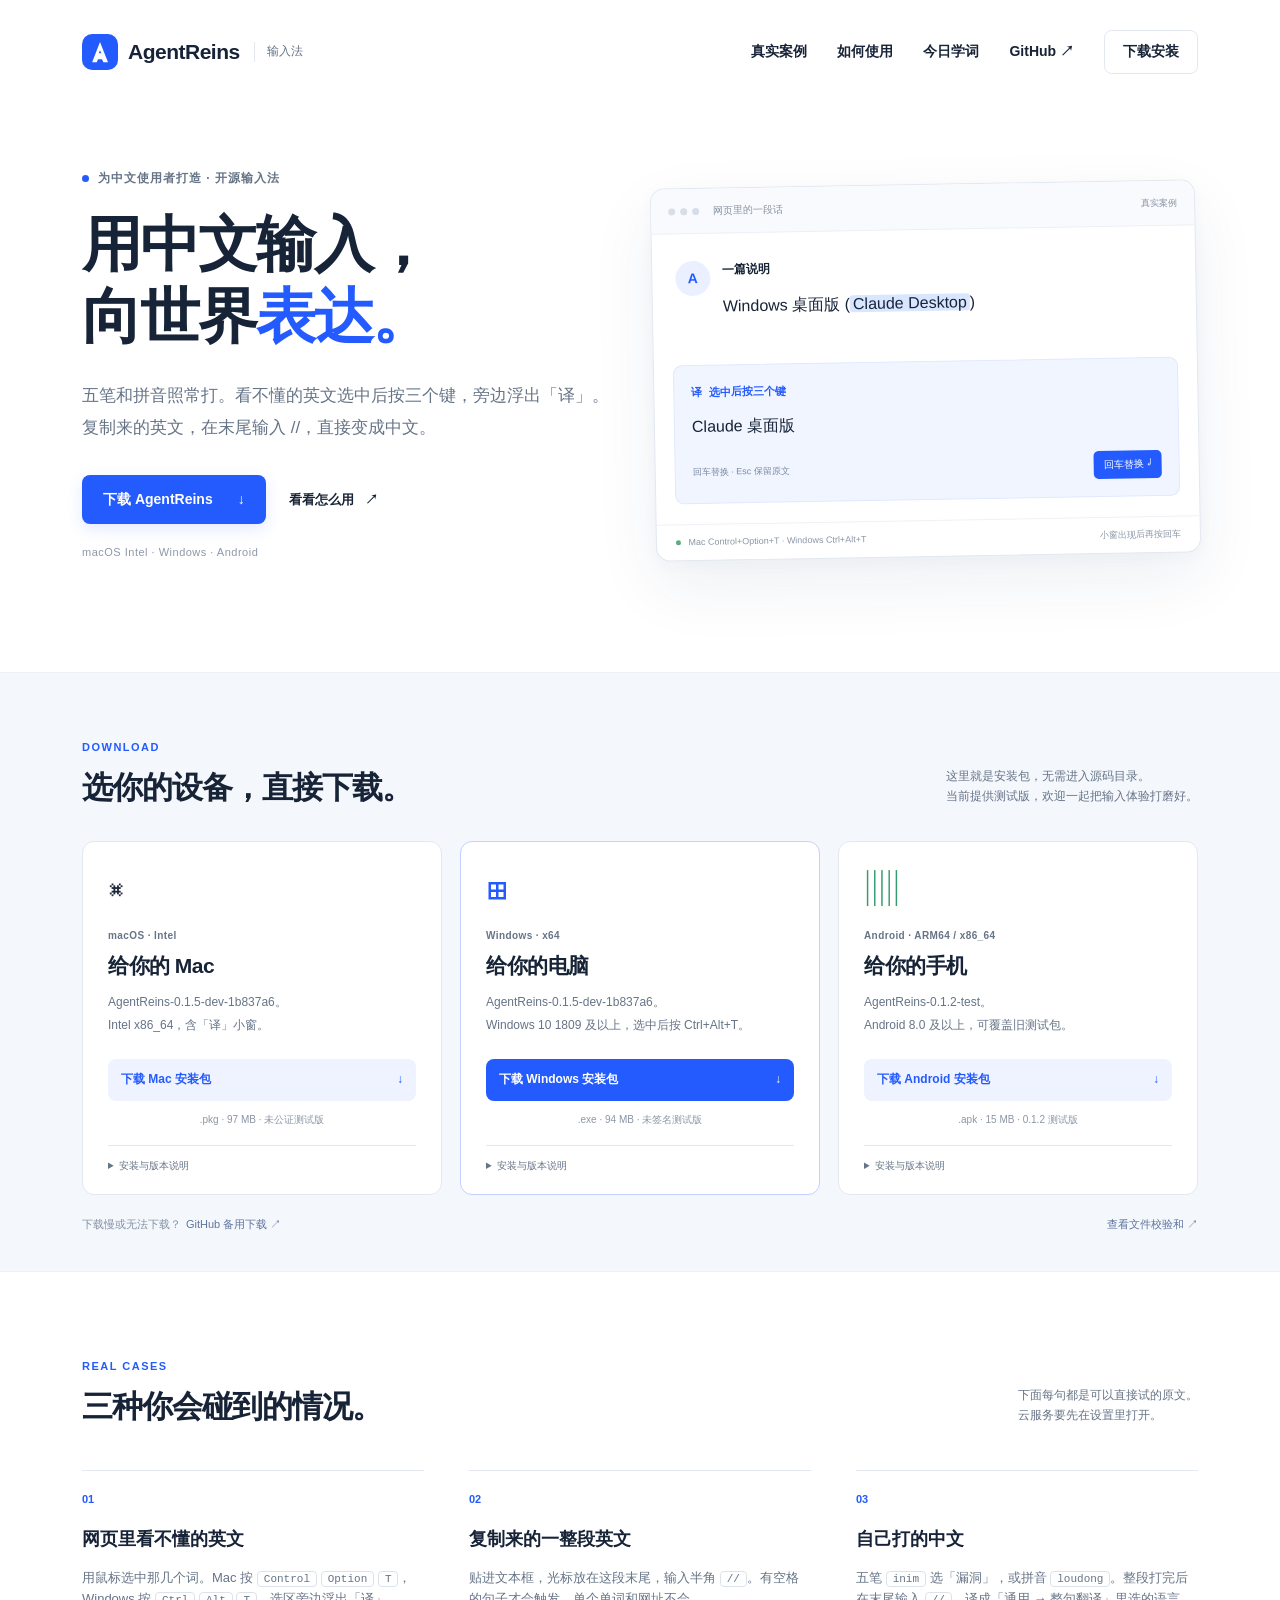
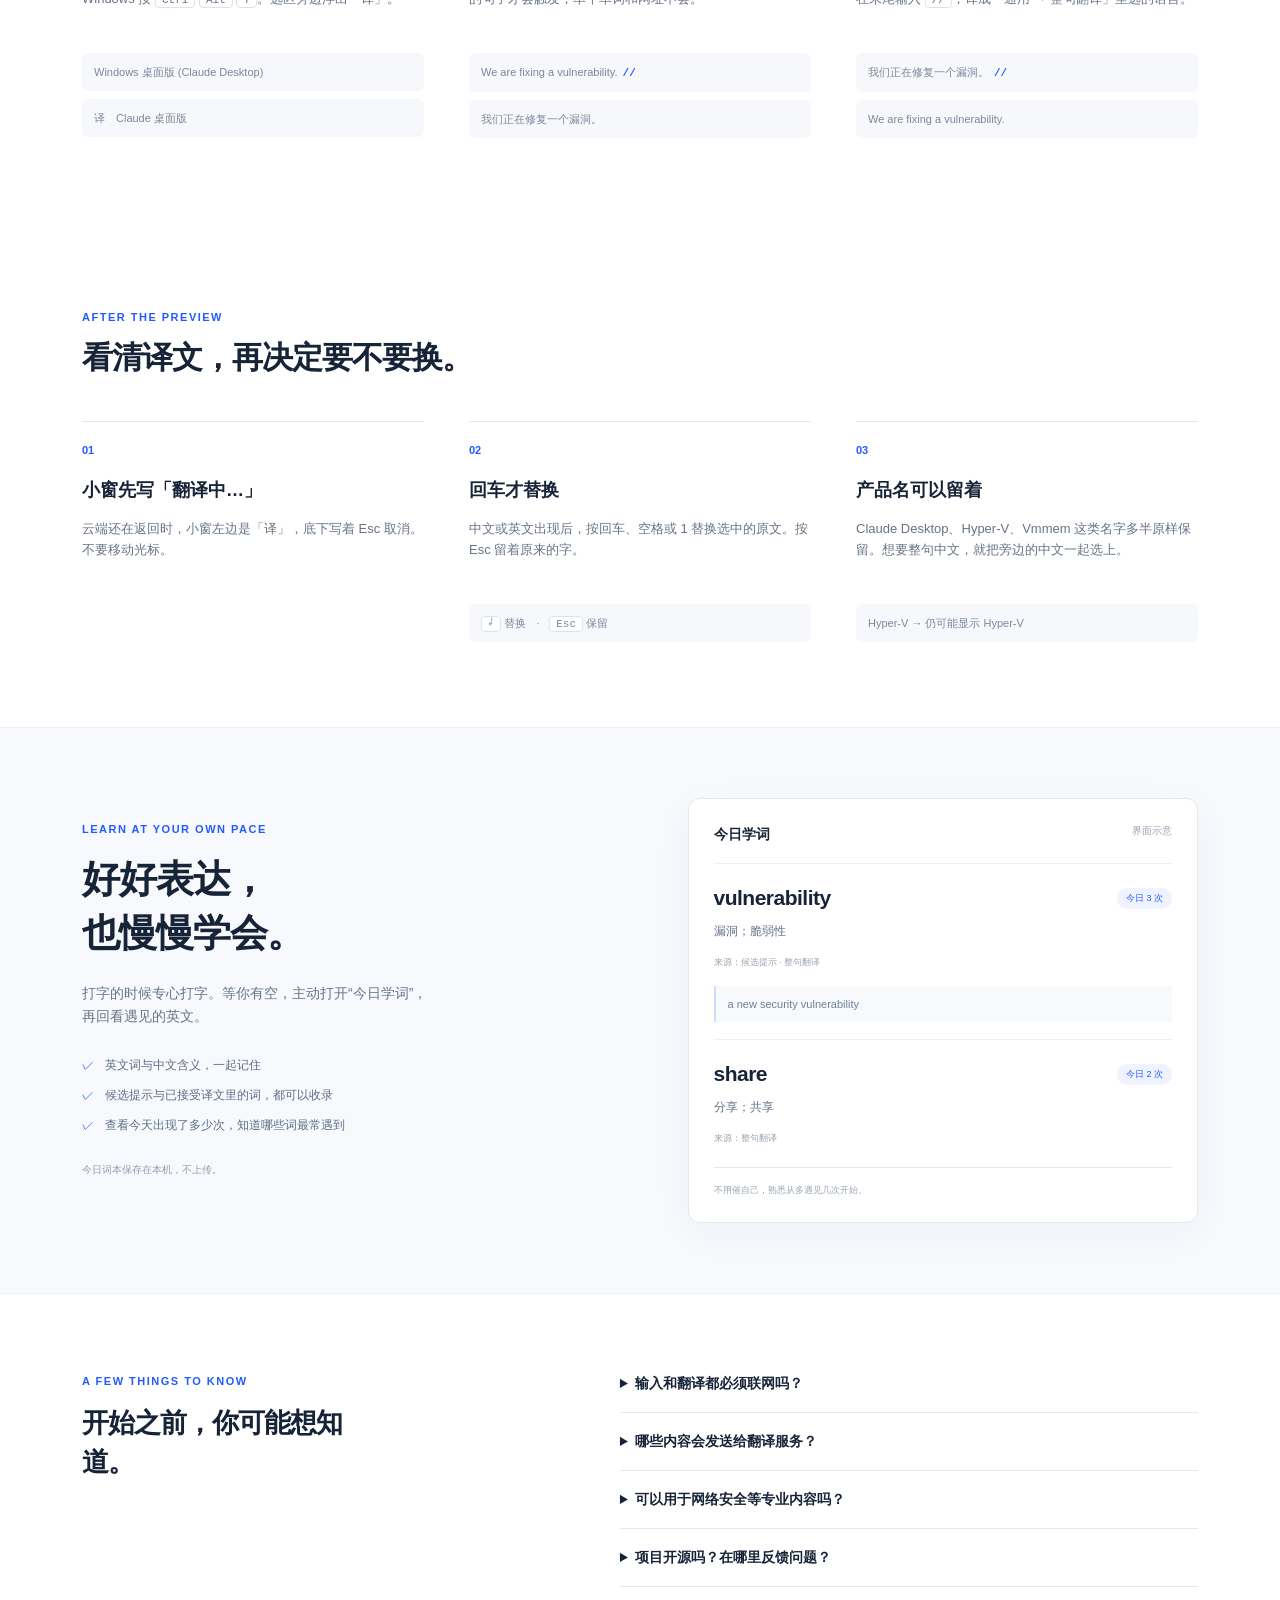
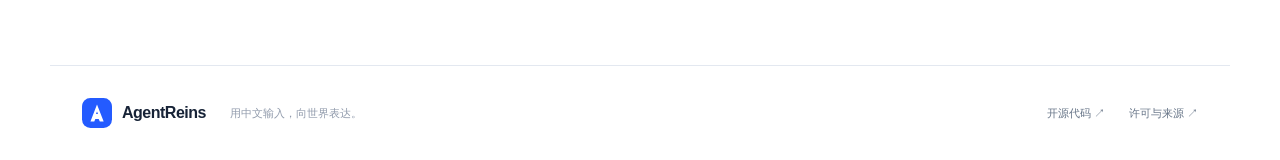
<file: website/index.html>
<!doctype html>
<html lang="zh-CN">
<head>
<meta charset="utf-8"><meta name="viewport" content="width=device-width,initial-scale=1">
<title>AgentReins — 用中文输入，向世界表达</title>
<meta name="description" content="AgentReins 开源输入法，支持五笔、拼音和英文输入，整句中译英与今日学词。直接下载 Mac、Windows、Android 安装包。">
<meta name="theme-color" content="#245bff"><link rel="icon" href="assets/logo.svg" type="image/svg+xml"><link rel="stylesheet" href="assets/site.css">
</head>
<body>
<header class="nav wrap"><a class="brand" href="#"><img src="assets/logo.svg" alt="" width="36" height="36">AgentReins<span>输入法</span></a><nav aria-label="主导航"><a href="#cases">真实案例</a><a href="#how">如何使用</a><a href="#learn">今日学词</a><a href="https://github.com/yardfribley-bit/chuhai-ime">GitHub ↗</a><a class="nav-download" href="#download">下载安装</a></nav></header>
<main>
<section class="hero wrap">
<div class="hero-copy"><p class="eyebrow"><span></span>为中文使用者打造 · 开源输入法</p><h1>用中文输入，<br>向世界<span class="blue">表达。</span></h1><p class="intro">五笔和拼音照常打。看不懂的英文选中后按三个键，旁边浮出「译」。<br>复制来的英文，在末尾输入 //，直接变成中文。</p><a class="button primary" href="#download">下载 AgentReins <span aria-hidden="true">↓</span></a><a class="text-link" href="#how">看看怎么用 <span aria-hidden="true">↗</span></a><p class="platforms">macOS Intel · Windows · Android</p></div>
<div class="demo" aria-label="选中英文后翻译"><div class="window-bar"><div class="dots"><i></i><i></i><i></i></div><span>网页里的一段话</span><span class="demo-badge">真实案例</span></div><div class="editor"><div class="avatar">A</div><div class="editor-body"><div class="editor-name">一篇说明</div><p id="demo-text">Windows 桌面版 (<mark>Claude Desktop</mark>)</p></div></div><div class="translation"><div class="translation-label"><span class="spark">译</span> 选中后按三个键</div><p id="demo-result">Claude 桌面版</p><div class="translation-footer"><span>回车替换 · Esc 保留原文</span><button type="button" id="demo-accept">回车替换 ↵</button></div></div><div class="demo-bottom"><span><i></i> Mac Control+Option+T · Windows Ctrl+Alt+T</span><button id="demo-reset" type="button" hidden>重新演示 ↺</button><span id="demo-status" aria-live="polite">小窗出现后再按回车</span></div></div>
</section>
<section class="download-section" id="download"><div class="wrap"><div class="section-heading"><div><p class="eyebrow">DOWNLOAD</p><h2>选你的设备，直接下载。</h2></div><p>这里就是安装包，无需进入源码目录。<br>当前提供测试版，欢迎一起把输入体验打磨好。</p></div><div class="download-grid">
<article class="download-card"><div class="os-icon" aria-hidden="true">⌘</div><div class="version">macOS · Intel</div><h3>给你的 Mac</h3><p>AgentReins-0.1.5-dev-1b837a6。<br>Intel x86_64，含「译」小窗。</p><a class="button download-button" href="/downloads/AgentReins-0.1.5-dev-1b837a6-macos-x86_64.pkg" download>下载 Mac 安装包 <span>↓</span></a><div class="file-meta">.pkg · 97 MB · 未公证测试版</div><details><summary>安装与版本说明</summary><p>安装后前往“系统设置 → 键盘 → 文本输入 → 编辑”，添加 AgentReins；未出现时注销并重新登录。首次打开若被拦截，在“隐私与安全性”里点“仍要打开”。选中英文后按 Control+Option+T。Apple Silicon 暂需自行编译。</p></details></article>
<article class="download-card recommended"><div class="os-icon windows" aria-hidden="true">⊞</div><div class="version">Windows · x64</div><h3>给你的电脑</h3><p>AgentReins-0.1.5-dev-1b837a6。<br>Windows 10 1809 及以上，选中后按 Ctrl+Alt+T。</p><a class="button download-button" href="/downloads/AgentReins-0.1.5-dev-1b837a6-windows-x86_64-setup.exe" download>下载 Windows 安装包 <span>↓</span></a><div class="file-meta">.exe · 94 MB · 未签名测试版</div><details><summary>安装与版本说明</summary><p>在 Windows 上双击 .exe 安装，完成后选择 AgentReins 输入法，必要时注销并重新登录。已在 GitHub Actions 上编译并通过自动测试，尚待真机验收。测试包没有商业代码签名，系统可能提示未知发布者。</p></details></article>
<article class="download-card"><div class="os-icon android" aria-hidden="true">▥</div><div class="version">Android · ARM64 / x86_64</div><h3>给你的手机</h3><p>AgentReins-0.1.2-test。<br>Android 8.0 及以上，可覆盖旧测试包。</p><a class="button download-button" href="/downloads/AgentReins-0.1.2-test.apk" download>下载 Android 安装包 <span>↓</span></a><div class="file-meta">.apk · 15 MB · 0.1.2 测试版</div><details><summary>安装与版本说明</summary><p>安装 APK 后，到系统键盘管理中启用“AgentReins”，再切换输入法。贴进有空格的英文，在末尾输入 // 译成中文。可覆盖此前用同一测试签名安装的版本。</p></details></article>
</div><div class="download-note"><span>下载慢或无法下载？<a href="https://github.com/yardfribley-bit/chuhai-ime/releases">GitHub 备用下载 ↗</a></span><a href="/downloads/SHA256SUMS">查看文件校验和 ↗</a></div></div></section>
<section class="how wrap" id="cases"><div class="section-heading"><div><p class="eyebrow">REAL CASES</p><h2>三种你会碰到的情况。</h2></div><p>下面每句都是可以直接试的原文。<br>云服务要先在设置里打开。</p></div><div class="steps"><article><div class="step-number">01</div><h3>网页里看不懂的英文</h3><p>用鼠标选中那几个词。Mac 按 <kbd>Control</kbd> <kbd>Option</kbd> <kbd>T</kbd>，Windows 按 <kbd>Ctrl</kbd> <kbd>Alt</kbd> <kbd>T</kbd>。选区旁边浮出「译」。</p><div class="step-example">Windows 桌面版 (Claude Desktop)</div><div class="step-example">译　Claude 桌面版</div></article><article><div class="step-number">02</div><h3>复制来的一整段英文</h3><p>贴进文本框，光标放在这段末尾，输入半角 <kbd>//</kbd>。有空格的句子才会触发，单个单词和网址不会。</p><div class="step-example">We are fixing a vulnerability.<strong>//</strong></div><div class="step-example">我们正在修复一个漏洞。</div></article><article><div class="step-number">03</div><h3>自己打的中文</h3><p>五笔 <kbd>inim</kbd> 选「漏洞」，或拼音 <kbd>loudong</kbd>。整段打完后在末尾输入 <kbd>//</kbd>，译成「通用 → 整句翻译」里选的语言。</p><div class="step-example">我们正在修复一个漏洞。<strong>//</strong></div><div class="step-example">We are fixing a vulnerability.</div></article></div></section><section class="how wrap" id="how"><div class="section-heading"><div><p class="eyebrow">AFTER THE PREVIEW</p><h2>看清译文，再决定要不要换。</h2></div></div><div class="steps"><article><div class="step-number">01</div><h3>小窗先写「翻译中…」</h3><p>云端还在返回时，小窗左边是「译」，底下写着 Esc 取消。不要移动光标。</p></article><article><div class="step-number">02</div><h3>回车才替换</h3><p>中文或英文出现后，按回车、空格或 1 替换选中的原文。按 Esc 留着原来的字。</p><div class="step-example"><kbd>↵</kbd> 替换 <span>·</span> <kbd>Esc</kbd> 保留</div></article><article><div class="step-number">03</div><h3>产品名可以留着</h3><p>Claude Desktop、Hyper-V、Vmmem 这类名字多半原样保留。想要整句中文，就把旁边的中文一起选上。</p><div class="step-example">Hyper-V → 仍可能显示 Hyper-V</div></article></div></section>
<section class="learn-section" id="learn"><div class="wrap learn"><div class="learn-copy"><p class="eyebrow">LEARN AT YOUR OWN PACE</p><h2>好好表达，<br>也慢慢学会。</h2><p>打字的时候专心打字。等你有空，主动打开“今日学词”，再回看遇见的英文。</p><ul><li>英文词与中文含义，一起记住</li><li>候选提示与已接受译文里的词，都可以收录</li><li>查看今天出现了多少次，知道哪些词最常遇到</li></ul><p class="subtle">今日词本保存在本机，不上传。</p></div><div class="wordbook"><div class="wordbook-head"><span>今日学词</span><span class="example-label">界面示意</span></div><article><div><h3>vulnerability</h3><span class="count">今日 3 次</span></div><p>漏洞；脆弱性</p><small>来源：候选提示 · 整句翻译</small><blockquote>a new security vulnerability</blockquote></article><article><div><h3>share</h3><span class="count">今日 2 次</span></div><p>分享；共享</p><small>来源：整句翻译</small></article><div class="wordbook-foot">不用催自己，熟悉从多遇见几次开始。</div></div></div></section>
<section class="faq wrap"><div><p class="eyebrow">A FEW THINGS TO KNOW</p><h2>开始之前，你可能想知道。</h2></div><div class="questions"><details><summary>输入和翻译都必须联网吗？</summary><p>基础中文输入使用本地词库。整句翻译需要联网，并配置兼容的接口、模型和个人 API 密钥，费用由你选择的服务商收取。安装包不包含他人的密钥。</p></details><details><summary>哪些内容会发送给翻译服务？</summary><p>主动触发整句翻译时，待译中文段落会发送到你配置的服务；启用云联想后，组句上下文也会发送。密码和私密输入框不触发云请求。今日词本保存在本机。</p></details><details><summary>可以用于网络安全等专业内容吗？</summary><p>可以使用整句翻译辅助表达；专业术语准确度取决于所配置的模型和上下文。请在发送前检查英文预览，尤其是技术名称与事实。</p></details><details><summary>项目开源吗？在哪里反馈问题？</summary><p>AgentReins 基于 Qingjian 修改，遵循 GPL-3.0-or-later，保留原作者和数据来源声明。<a href="https://github.com/yardfribley-bit/chuhai-ime">查看源码</a>，或在 <a href="https://github.com/yardfribley-bit/chuhai-ime/issues">GitHub Issues</a> 描述系统版本、应用和复现步骤。</p></details></div></section>
</main>
<footer class="wrap"><a class="brand" href="#"><img src="assets/logo.svg" alt="" width="30" height="30">AgentReins</a><p>用中文输入，向世界表达。</p><a href="https://github.com/yardfribley-bit/chuhai-ime">开源代码 ↗</a><a href="https://github.com/yardfribley-bit/chuhai-ime/blob/main/NOTICE.md">许可与来源 ↗</a></footer>
<script src="assets/site.js" defer></script>
</body></html>
</file>
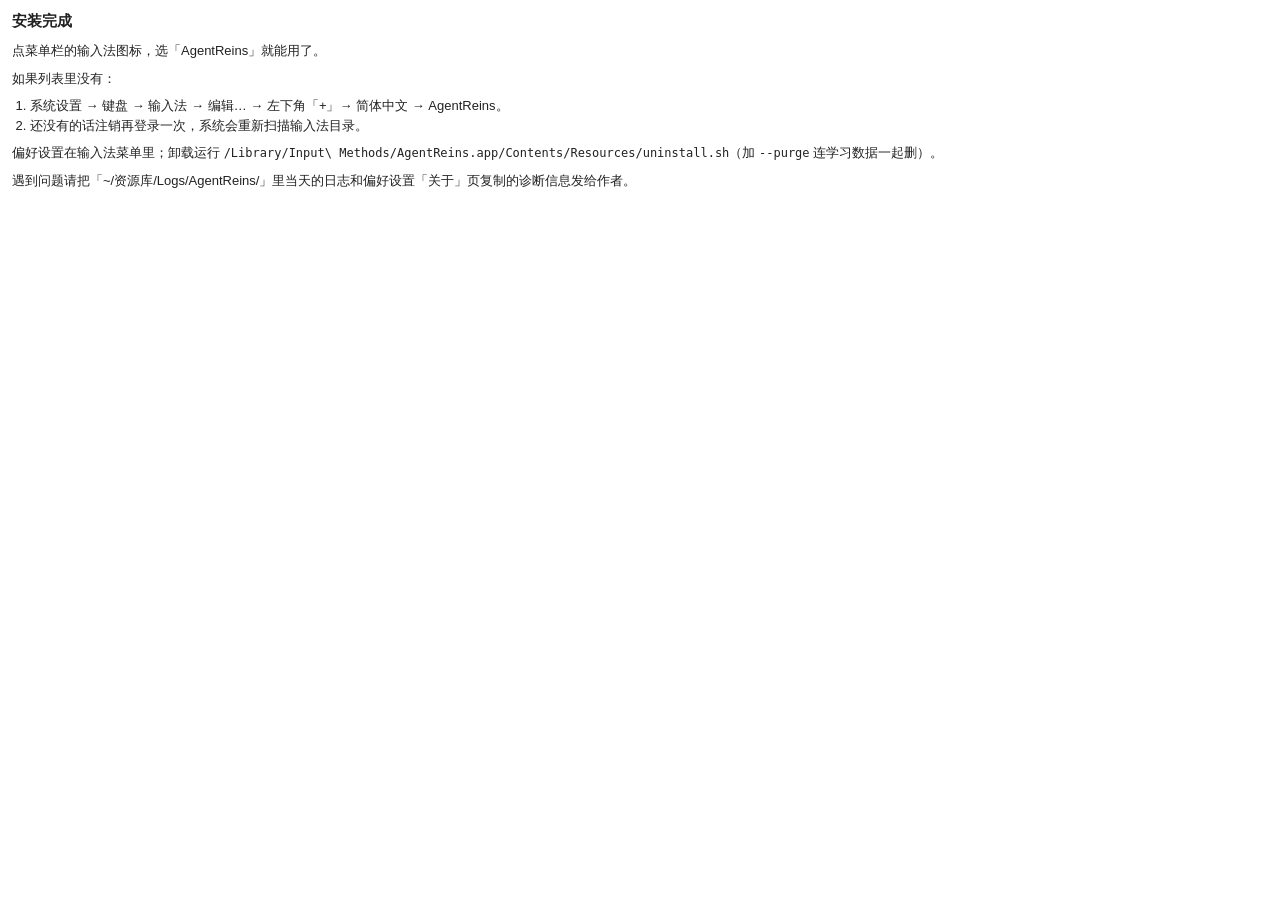
<file: apps/macos/pkg/resources/conclusion.html>
<!DOCTYPE html>
<html lang="zh-Hans"><head><meta charset="utf-8"><style>
body { font: 13px -apple-system, "PingFang SC", sans-serif; color: #222; margin: 12px; }
h2 { font-size: 15px; margin: 0 0 10px; }
p { margin: 0 0 8px; line-height: 1.5; }
ol, ul { margin: 0 0 8px 18px; padding: 0; line-height: 1.5; }
code { font: 12px Menlo, monospace; }
</style></head><body>
<h2>安装完成</h2>
<p>点菜单栏的输入法图标，选「AgentReins」就能用了。</p>
<p>如果列表里没有：</p>
<ol>
<li>系统设置 → 键盘 → 输入法 → 编辑… → 左下角「+」→ 简体中文 → AgentReins。</li>
<li>还没有的话注销再登录一次，系统会重新扫描输入法目录。</li>
</ol>
<p>偏好设置在输入法菜单里；卸载运行 <code>/Library/Input\ Methods/AgentReins.app/Contents/Resources/uninstall.sh</code>（加 <code>--purge</code> 连学习数据一起删）。</p>
<p>遇到问题请把「~/资源库/Logs/AgentReins/」里当天的日志和偏好设置「关于」页复制的诊断信息发给作者。</p>
</body></html>
</file>
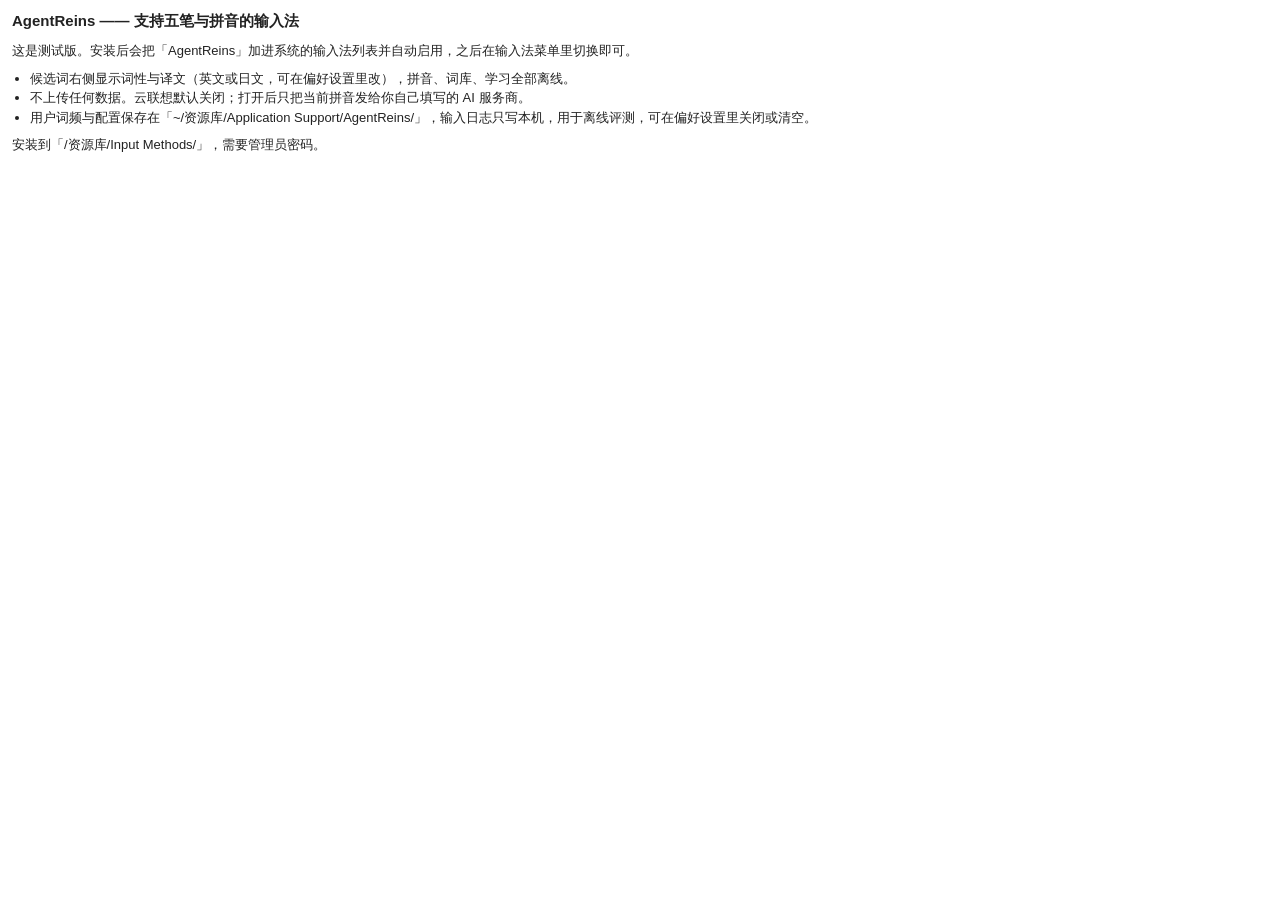
<file: apps/macos/pkg/resources/welcome.html>
<!DOCTYPE html>
<html lang="zh-Hans"><head><meta charset="utf-8"><style>
body { font: 13px -apple-system, "PingFang SC", sans-serif; color: #222; margin: 12px; }
h2 { font-size: 15px; margin: 0 0 10px; }
p { margin: 0 0 8px; line-height: 1.5; }
ul { margin: 0 0 8px 18px; padding: 0; line-height: 1.5; }
</style></head><body>
<h2>AgentReins —— 支持五笔与拼音的输入法</h2>
<p>这是测试版。安装后会把「AgentReins」加进系统的输入法列表并自动启用，之后在输入法菜单里切换即可。</p>
<ul>
<li>候选词右侧显示词性与译文（英文或日文，可在偏好设置里改），拼音、词库、学习全部离线。</li>
<li>不上传任何数据。云联想默认关闭；打开后只把当前拼音发给你自己填写的 AI 服务商。</li>
<li>用户词频与配置保存在「~/资源库/Application Support/AgentReins/」，输入日志只写本机，用于离线评测，可在偏好设置里关闭或清空。</li>
</ul>
<p>安装到「/资源库/Input Methods/」，需要管理员密码。</p>
</body></html>
</file>
<file: website/assets/site.css>
:root{--blue:#245bff;--ink:#172337;--muted:#667487;--line:#e3e8f0;--paper:#f4f7fc}*{box-sizing:border-box}html{scroll-behavior:smooth;scroll-padding-top:32px}body{margin:0;background:#fff;color:var(--ink);font-family:-apple-system,BlinkMacSystemFont,"Segoe UI","PingFang SC","Microsoft YaHei",sans-serif;line-height:1.65}a{color:inherit;text-decoration:none}button,a{-webkit-tap-highlight-color:transparent}a:focus-visible,button:focus-visible,summary:focus-visible{outline:3px solid #84a8ff;outline-offset:5px}button{font:inherit;cursor:pointer}.wrap{max-width:1180px;margin:auto;padding-left:32px;padding-right:32px}.nav{height:104px;display:flex;align-items:center;justify-content:space-between}.brand{display:flex;align-items:center;gap:10px;font-size:21px;font-weight:750;letter-spacing:-.5px}.brand span{font-size:12px;letter-spacing:0;font-weight:500;color:var(--muted);border-left:1px solid var(--line);padding-left:12px;margin-left:4px}.nav nav{display:flex;align-items:center;gap:30px;font-size:14px;font-weight:600}.nav nav a:hover{color:var(--blue)}.nav-download{padding:9px 18px;border:1px solid var(--line);border-radius:8px}.hero{display:grid;grid-template-columns:1fr 1.03fr;align-items:center;gap:42px;padding-top:65px;padding-bottom:100px}.eyebrow{font-size:11px;letter-spacing:1.5px;font-weight:700;color:var(--muted);margin:0 0 20px}.hero .eyebrow{font-size:12px;letter-spacing:1px;display:flex;align-items:center;gap:9px}.eyebrow>span{height:7px;width:7px;border-radius:50%;background:var(--blue)}h1{font-size:clamp(42px,4.65vw,62px);line-height:1.22;letter-spacing:-2px;margin:0 0 26px;font-weight:800}.blue{color:var(--blue)}.intro{font-size:17px;color:var(--muted);line-height:1.9;margin-bottom:30px}.button{display:inline-flex;justify-content:space-between;align-items:center;gap:25px;font-size:14px;font-weight:650;border-radius:8px;padding:13px 21px;transition:transform .15s,background .15s}.button:hover{transform:translateY(-2px)}.primary{background:var(--blue);color:#fff;box-shadow:0 5px 15px #245bff20}.primary:hover{background:#1647d9}.text-link{font-size:13px;font-weight:600;margin-left:23px}.text-link span{margin-left:8px}.platforms{font-size:11px;letter-spacing:.5px;color:#8d98a8;margin-top:19px}.demo{border:1px solid #e2e8f1;border-radius:14px;background:white;box-shadow:0 25px 65px #1c3b6e13,0 5px 15px #1c3b6e07;transform:rotate(-1deg);overflow:hidden}.window-bar{height:45px;background:#f8fafd;border-bottom:1px solid #edf0f6;display:flex;align-items:center;gap:14px;padding:0 17px;color:#8892a3;font-size:10px}.dots{display:flex;gap:5px}.dots i{width:7px;height:7px;border-radius:50%;background:#d7dee8}.demo-badge{margin-left:auto;font-size:9px}.editor{padding:27px 23px 26px;display:flex;gap:12px}.avatar{flex-shrink:0;width:35px;height:35px;border-radius:50%;background:#eaf0ff;color:var(--blue);font-weight:700;display:grid;place-items:center;font-size:14px}.editor-name{font-size:12px;font-weight:700}.editor-name span{font-weight:400;color:#9aa4b1;margin-left:5px}.editor-body>p{font-size:16px;line-height:1.8;margin:12px 0 17px}.cursor{display:inline-block;height:17px;width:2px;background:var(--blue);vertical-align:middle;margin-left:2px}.candidate{display:inline-flex;align-items:center;gap:10px;font-size:11px;padding:6px 9px;border:1px solid #dce6fc;box-shadow:0 3px 10px #245bff0b;border-radius:6px}.mode{color:#7b8798;font-size:10px;border-right:1px solid #dce6fc;padding-right:9px}.candidate small{margin-left:4px;color:var(--blue);font-size:10px}.translation{margin:0 19px 20px;padding:17px;background:#f1f5ff;border:1px solid #e0e9ff;border-radius:9px}.translation-label{color:var(--blue);font-size:11px;font-weight:700;display:flex;gap:7px;align-items:center}.translation-label kbd{margin-left:auto;background:#e3ebff;border-color:#d2dfff;color:var(--blue)}.translation>p{font-size:16px;line-height:1.7;margin:12px 0 18px}.translation-footer{display:flex;align-items:center;justify-content:space-between;gap:7px;font-size:9px;color:#7a8aa5}.translation-footer button{background:var(--blue);border:0;border-radius:5px;padding:6px 10px;color:white;font-size:10px;white-space:nowrap}.demo-bottom{padding:10px 19px;border-top:1px solid #eef1f6;display:flex;align-items:center;justify-content:space-between;gap:10px;font-size:9px;color:#8b96a7}.demo-bottom i{display:inline-block;width:5px;height:5px;background:#5eab81;border-radius:50%;margin-right:5px}.demo-bottom button{border:0;background:none;color:var(--blue);font-size:10px}.download-section{background:var(--paper);padding:65px 0 38px;border-top:1px solid #edf1f7;border-bottom:1px solid #edf1f7}.section-heading{display:flex;justify-content:space-between;align-items:flex-end;gap:30px;margin-bottom:30px}.section-heading .eyebrow{margin-bottom:10px;color:var(--blue)}h2{font-size:31px;letter-spacing:-1px;line-height:1.45;margin:0;font-weight:750}.section-heading>p{color:var(--muted);font-size:12px;margin:0 0 4px}.download-grid{display:grid;grid-template-columns:repeat(3,1fr);gap:18px}.download-card{background:#fff;border:1px solid var(--line);border-radius:12px;padding:25px 25px 19px}.recommended{border-color:#c2d1ff}.os-icon{width:43px;height:43px;font-size:29px;color:#1f293d;line-height:43px;margin-bottom:18px}.os-icon.windows{color:var(--blue);font-size:40px}.os-icon.android{color:#319c70;font-size:36px}.version{font-size:10px;font-weight:600;letter-spacing:.4px;color:var(--muted);margin-bottom:7px}.download-card h3{font-size:21px;line-height:1.4;margin:0 0 10px;letter-spacing:-.5px}.download-card>p{font-size:12px;color:var(--muted);line-height:1.9;min-height:46px;margin:0 0 22px}.download-button{width:100%;background:#eef3ff;color:var(--blue);font-size:12px;padding:11px 13px;gap:8px}.download-button:hover{background:#e2ebff}.recommended .download-button{background:var(--blue);color:white}.file-meta{font-size:10px;text-align:center;color:#8b96a5;margin:11px 0 17px}.download-card details{border-top:1px solid var(--line);padding-top:12px}.download-card summary{font-size:10px;color:var(--muted)}summary{cursor:pointer}.download-card details p{font-size:11px;color:var(--muted);line-height:1.8}.download-note{display:flex;justify-content:space-between;gap:20px;color:#8491a3;font-size:11px;margin-top:20px}.download-note a{color:#5e759d;margin-left:5px}.how{padding-top:85px;padding-bottom:85px}.steps{display:grid;grid-template-columns:repeat(3,1fr);gap:45px;margin-top:40px}.step-number{font-size:11px;color:var(--blue);font-weight:700;border-top:1px solid var(--line);padding-top:19px;margin-bottom:17px}.steps h3{font-size:18px;margin:0 0 12px}.steps p{font-size:13px;color:var(--muted);min-height:66px;margin:0 0 20px}.mode-chips{display:flex;gap:8px}.mode-chips span{font-size:11px;padding:5px 15px;border:1px solid var(--line);border-radius:6px}.mode-chips span:first-child{background:#eef3ff;border-color:#e0e8ff;color:var(--blue)}kbd{border:1px solid #dce2ec;border-radius:4px;background:#fff;padding:1px 6px;font:11px ui-monospace,monospace}.step-example{font-size:11px;color:#7c889a;border-radius:6px;padding:10px 12px;background:#f6f8fc}.step-example strong{color:var(--blue);font-family:monospace;margin-left:5px}.step-example span{margin:0 7px}.learn-section{background:#f7f9fd;border-top:1px solid #edf1f7;border-bottom:1px solid #edf1f7;padding:70px 0}.learn{display:grid;grid-template-columns:1fr 1fr;align-items:center;gap:95px}.learn-copy .eyebrow{color:var(--blue);margin-bottom:15px}.learn h2{font-size:38px;line-height:1.4}.learn-copy>p:not(.eyebrow){font-size:14px;color:var(--muted);margin:22px 0;max-width:355px}.learn-copy ul{list-style:none;padding:0;font-size:12px;color:#5e6d83;line-height:2.5}.learn-copy li:before{content:'✓';color:var(--blue);margin-right:11px}.learn-copy>p.subtle{font-size:10px;color:#919aaa}.wordbook{background:#fff;padding:24px 25px;border-radius:12px;box-shadow:0 10px 40px #233c650a;border:1px solid var(--line)}.wordbook-head{display:flex;justify-content:space-between;font-size:14px;font-weight:700;padding-bottom:17px}.example-label{font-size:10px;font-weight:400;color:#9aa3af}.wordbook article{border-top:1px solid #edf0f6;padding:17px 0}.wordbook article>div{display:flex;align-items:center;justify-content:space-between;gap:10px}.wordbook h3{font-size:21px;letter-spacing:-.5px;margin:0}.count{font-size:9px;color:var(--blue);background:#eef3ff;border-radius:20px;padding:3px 9px;white-space:nowrap}.wordbook p{font-size:12px;color:#637189;margin:6px 0}.wordbook small{font-size:9px;color:#9aa3b0}.wordbook blockquote{font-size:11px;color:#70809a;background:#f7f9fd;margin:12px 0 0;border-left:2px solid #cfdbf8;padding:9px 12px}.wordbook-foot{font-size:9px;color:#9aa4b3;border-top:1px solid var(--line);padding-top:15px}.faq{padding-top:78px;padding-bottom:78px;display:grid;grid-template-columns:.9fr 1.1fr;gap:65px}.faq .eyebrow{color:var(--blue);margin-bottom:14px}.faq h2{font-size:27px;max-width:270px}.questions details{border-bottom:1px solid var(--line);padding:17px 0}.questions details:first-child{padding-top:0}.questions summary{font-size:14px;font-weight:600}.questions p{font-size:12px;color:var(--muted);line-height:1.9}.questions a{color:var(--blue);text-decoration:underline}footer.wrap{border-top:1px solid var(--line);padding-top:27px;padding-bottom:27px;display:flex;align-items:center;gap:24px}footer .brand{font-size:16px}footer p{font-size:11px;color:#919bac;margin-right:auto}footer>a:not(.brand){font-size:11px;color:var(--muted)}mark{background:#d9e6ff;color:inherit;padding:0 3px;border-radius:3px}.step-example+.step-example{margin-top:8px}[hidden]{display:none!important}@media(max-width:900px){.wrap{padding-left:24px;padding-right:24px}.brand span{display:none}.hero{gap:25px;padding-top:40px;padding-bottom:70px}h1{font-size:43px}.intro{font-size:14px}.demo{transform:none}.editor{padding:20px 15px}.editor-body>p,.translation>p{font-size:14px}.candidate{font-size:9px}.candidate small{font-size:8px}.translation-footer span{display:none}.download-card{padding:20px 17px}.download-button{font-size:11px}.steps{gap:25px}.learn{gap:45px}.faq{gap:35px}.nav nav{gap:19px}}@media(max-width:650px){.nav{height:77px}.nav nav>a:not(.nav-download){display:none}.brand{font-size:19px}.hero{grid-template-columns:1fr;padding-top:35px;padding-bottom:55px;gap:40px}.hero-copy{max-width:470px}h1{font-size:48px}.intro{font-size:15px}.hero .eyebrow{font-size:10px}.demo{max-width:500px;width:100%;margin:0 auto}.editor-body>p,.translation>p{font-size:15px}.candidate{font-size:11px}.candidate small{font-size:10px}.translation-footer span{display:block}.download-section{padding:45px 0 30px}.section-heading{display:block;margin-bottom:25px}h2{font-size:27px}.section-heading>p{margin-top:15px}.download-grid{grid-template-columns:1fr;gap:14px}.download-card{padding:23px}.os-icon{float:right;margin-bottom:0}.download-card>p{min-height:0;margin-bottom:17px}.download-button{font-size:14px}.file-meta{font-size:11px}.download-card summary{font-size:12px}.download-card details p{font-size:12px}.download-note{display:block;font-size:11px;line-height:2}.download-note>a{display:block;margin-left:0}.how{padding-top:50px;padding-bottom:50px}.steps{grid-template-columns:1fr;gap:15px;margin-top:30px}.steps p{min-height:0;margin-bottom:15px}.step-number{margin-bottom:10px}.steps article{padding-bottom:12px}.learn-section{padding:45px 0}.learn{grid-template-columns:1fr;gap:25px}.learn h2{font-size:33px}.learn-copy>p:not(.eyebrow){max-width:none}.wordbook{padding:21px}.faq{padding-top:48px;padding-bottom:48px;grid-template-columns:1fr;gap:25px}.faq h2{max-width:none}footer.wrap{flex-wrap:wrap;gap:15px}footer p{width:calc(100% - 125px);margin:0}footer>a:not(.brand){font-size:11px}.nav-download{font-size:12px;padding:7px 13px}}@media(prefers-reduced-motion:reduce){html{scroll-behavior:auto}.button{transition:none}.button:hover{transform:none}}
</file>
